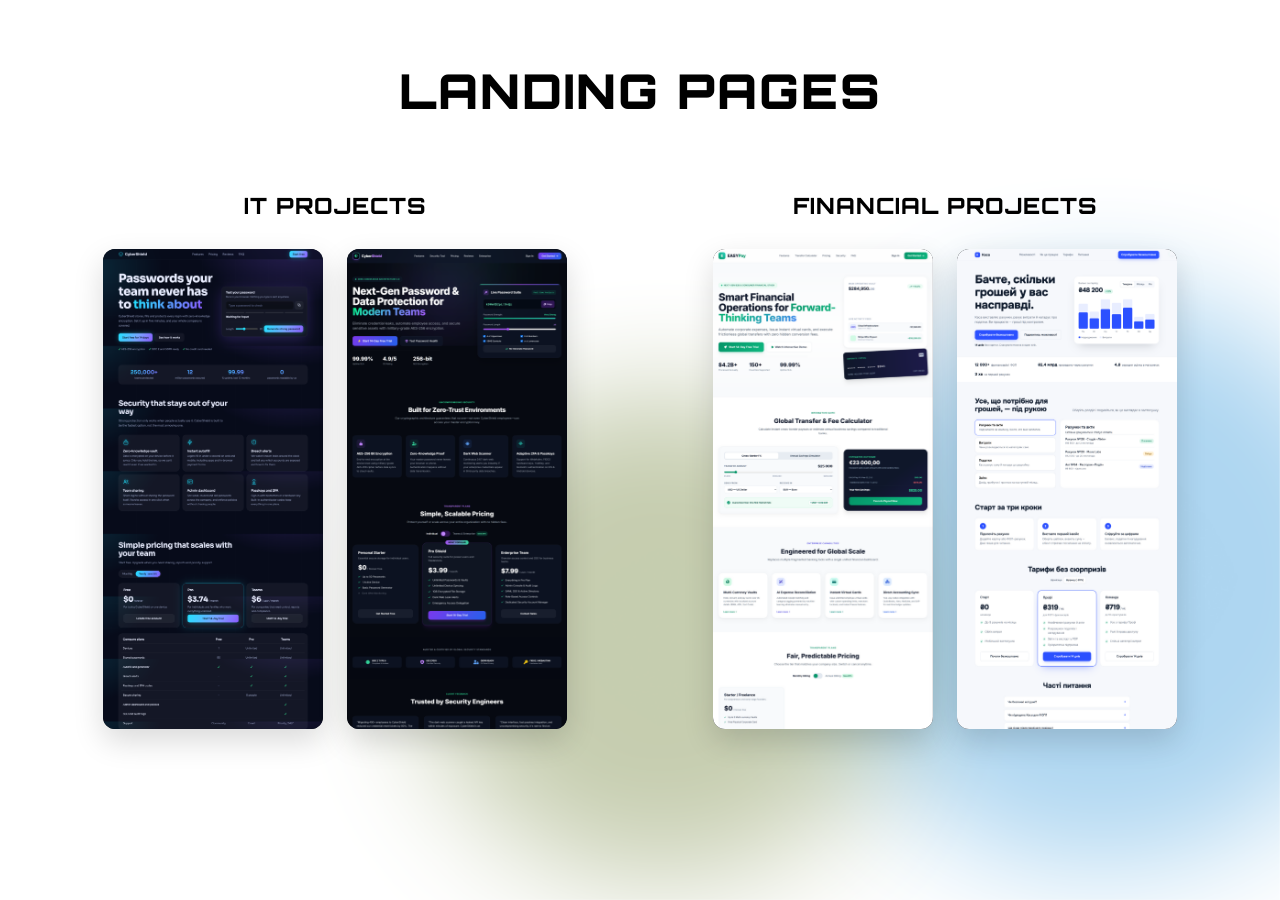
<file: LANDINGS/index.html>
<!DOCTYPE html>
<html lang="uk">
  <head>
    <meta charset="UTF-8" />
    <meta name="viewport" content="width=device-width, initial-scale=1.0" />
    <title>Landing Pages Portfolio</title>
    <!-- Шрифт Orbitron для заголовків -->
    <link rel="preconnect" href="https://fonts.googleapis.com" />
    <link rel="preconnect" href="https://fonts.gstatic.com" crossorigin />
    <link
      href="https://fonts.googleapis.com/css2?family=Orbitron:wght@600;700;800;900&family=Inter:wght@400;500;600&display=swap"
      rel="stylesheet"
    />
    <style>
      * {
        box-sizing: border-box;
        margin: 0;
        padding: 0;
      }

      body {
        background-color: #ffffff;
        font-family: "Inter", sans-serif;
        color: #000000;
        min-height: 100vh;
        display: flex;
        flex-direction: column;
        align-items: center;
        justify-content: flex-start;
        overflow-x: hidden;
        position: relative;
        -webkit-user-select: none;
        -moz-user-select: none;
        -ms-user-select: none;
        user-select: none;
      }

      input,
      textarea,
      select {
        -webkit-user-select: text;
        -moz-user-select: text;
        -ms-user-select: text;
        user-select: text;
      }

      /* Фонове зображення BG.png */
      .bg-container {
        position: fixed;
        top: 0;
        left: 0;
        width: 100vw;
        height: 100vh;
        z-index: 0;
        pointer-events: none;
        display: flex;
        justify-content: center;
        align-items: center;
      }

      .bg-container img {
        width: 100%;
        height: 100%;
        object-fit: cover;
      }

      .main-wrapper {
        position: relative;
        z-index: 1;
        width: 100%;
        max-width: 1200px;
        padding: 60px 20px 100px;
        display: flex;
        flex-direction: column;
        align-items: center;
      }

      /* Головна шапка */
      .page-title {
        font-family: "Orbitron", sans-serif;
        font-size: 3rem;
        font-weight: 900;
        letter-spacing: 2px;
        text-transform: uppercase;
        text-align: center;
        margin-bottom: 70px;
        color: #000000;
      }

      /* Сітка категорій */
      .categories-grid {
        display: grid;
        grid-template-columns: 1fr 1fr;
        gap: 60px;
        width: 100%;
      }

      @media (max-width: 900px) {
        .categories-grid {
          grid-template-columns: 1fr;
          gap: 50px;
        }
      }

      .category-column {
        display: flex;
        flex-direction: column;
        align-items: center;
      }

      .category-title {
        font-family: "Orbitron", sans-serif;
        font-size: 1.4rem;
        font-weight: 800;
        letter-spacing: 1px;
        text-transform: uppercase;
        margin-bottom: 30px;
        text-align: center;
        color: #000000;
      }

      .cards-row {
        display: flex;
        gap: 24px;
        justify-content: center;
        width: 100%;
      }

      /* Картка проекту */
      .project-card {
        width: 220px;
        height: 480px;
        border-radius: 12px;
        overflow: hidden;
        background: #0d1117;
        box-shadow: 0 12px 30px rgba(0, 0, 0, 0.15);
        position: relative;
        text-decoration: none;
        display: block;
        transition: transform 0.3s ease, box-shadow 0.3s ease;
      }

      .project-card:hover {
        transform: translateY(-6px);
        box-shadow: 0 20px 40px rgba(0, 0, 0, 0.25);
      }

      /* Контейнер зображення з автоскролом */
      .card-image-wrapper {
        width: 100%;
        height: 100%;
        overflow: hidden;
        position: relative;
      }

      .card-image-wrapper img {
        width: 100%;
        height: auto;
        display: block;
        position: absolute;
        top: 0;
        left: 0;
        transition: transform 4s linear;
        will-change: transform;
      }

      .project-card:hover .card-image-wrapper img {
        transform: translateY(calc(-100% + 480px));
      }

      /* Оверлей при наведенні */
      .card-overlay {
        position: absolute;
        bottom: 0;
        left: 0;
        right: 0;
        padding: 16px;
        background: linear-gradient(
          to top,
          rgba(0, 0, 0, 0.85) 0%,
          rgba(0, 0, 0, 0) 100%
        );
        opacity: 0;
        transition: opacity 0.3s ease;
        display: flex;
        align-items: flex-end;
        justify-content: center;
        height: 100px;
        pointer-events: none;
      }

      .project-card:hover .card-overlay {
        opacity: 1;
      }

      .view-btn {
        background: #ffffff;
        color: #000000;
        font-weight: 600;
        font-size: 0.85rem;
        padding: 8px 16px;
        border-radius: 20px;
        text-transform: uppercase;
        letter-spacing: 0.5px;
        box-shadow: 0 4px 10px rgba(0, 0, 0, 0.2);
      }
    </style>
  </head>
  <body>
    <!-- Зображення фону BG.png -->
    <div class="bg-container">
      <img src="BG.png" alt="Background Glow" />
    </div>

    <main class="main-wrapper">
      <h1 class="page-title">LANDING PAGES</h1>

      <div class="categories-grid">
        <!-- СЕКЦІЯ IT PROJECTS -->
        <section class="category-column">
          <h2 class="category-title">IT PROJECTS</h2>
          <div class="cards-row">
            <!-- Проект 1: CyberShield V1 -->
            <a
              href="https://spirik-a.github.io/cybercecurity_product_lp1/"
              target="_blank"
              class="project-card"
            >
              <div class="card-image-wrapper">
                <img src="ciberSHIELD1_1.png" alt="CyberShield Project 1" />
              </div>
              <div class="card-overlay">
                <span class="view-btn">Переглянути</span>
              </div>
            </a>

            <!-- Проект 2: CyberShield V2 -->
            <a
              href="https://spirik-a.github.io/cybercecurity_product_lp2/"
              target="_blank"
              class="project-card"
            >
              <div class="card-image-wrapper">
                <img src="ciberSHIELD2_1.png" alt="CyberShield Project 2" />
              </div>
              <div class="card-overlay">
                <span class="view-btn">Переглянути</span>
              </div>
            </a>
          </div>
        </section>

        <!-- СЕКЦІЯ FINANCIAL PROJECTS -->
        <section class="category-column">
          <h2 class="category-title">FINANCIAL PROJECTS</h2>
          <div class="cards-row">
            <!-- Проект 3: EasyPay -->
            <a
              href="https://spirik-a.github.io/EASYPAY/"
              target="_blank"
              class="project-card"
            >
              <div class="card-image-wrapper">
                <img src="EASYPAY1.png" alt="EasyPay Project" />
              </div>
              <div class="card-overlay">
                <span class="view-btn">Переглянути</span>
              </div>
            </a>

            <!-- Проект 4: Kasa -->
            <a
              href="https://spirik-a.github.io/MY_KASA/"
              target="_blank"
              class="project-card"
            >
              <div class="card-image-wrapper">
                <img src="KASA1.png" alt="Kasa Project" />
              </div>
              <div class="card-overlay">
                <span class="view-btn">Переглянути</span>
              </div>
            </a>
          </div>
        </section>
      </div>
    </main>

    <!-- Скрипт захисту коду -->
    <script>
      /* Захист від контекстного меню, виділення та комбінацій клавіш */
      document.addEventListener("contextmenu", (e) => e.preventDefault());

      document.addEventListener(
        "keydown",
        (e) => {
          const key = e.key.toLowerCase();
          const code = e.code;

          if (key === "f12" || code === "F12") {
            e.preventDefault();
            e.stopPropagation();
            return false;
          }

          if (e.ctrlKey || e.metaKey) {
            if (
              key === "u" ||
              code === "KeyU" ||
              key === "s" ||
              code === "KeyS" ||
              key === "a" ||
              code === "KeyA"
            ) {
              e.preventDefault();
              e.stopPropagation();
              return false;
            }

            if (
              e.shiftKey &&
              (key === "i" ||
                code === "KeyI" ||
                key === "j" ||
                code === "KeyJ" ||
                key === "c" ||
                code === "KeyC")
            ) {
              e.preventDefault();
              e.stopPropagation();
              return false;
            }
          }
        },
        true
      );

      document.addEventListener("copy", (e) => e.preventDefault());
      document.addEventListener("cut", (e) => e.preventDefault());
      document.addEventListener("selectstart", (e) => {
        if (
          e.target.tagName !== "INPUT" &&
          e.target.tagName !== "TEXTAREA" &&
          e.target.tagName !== "SELECT"
        ) {
          e.preventDefault();
        }
      });
    </script>
  </body>
</html>
</file>
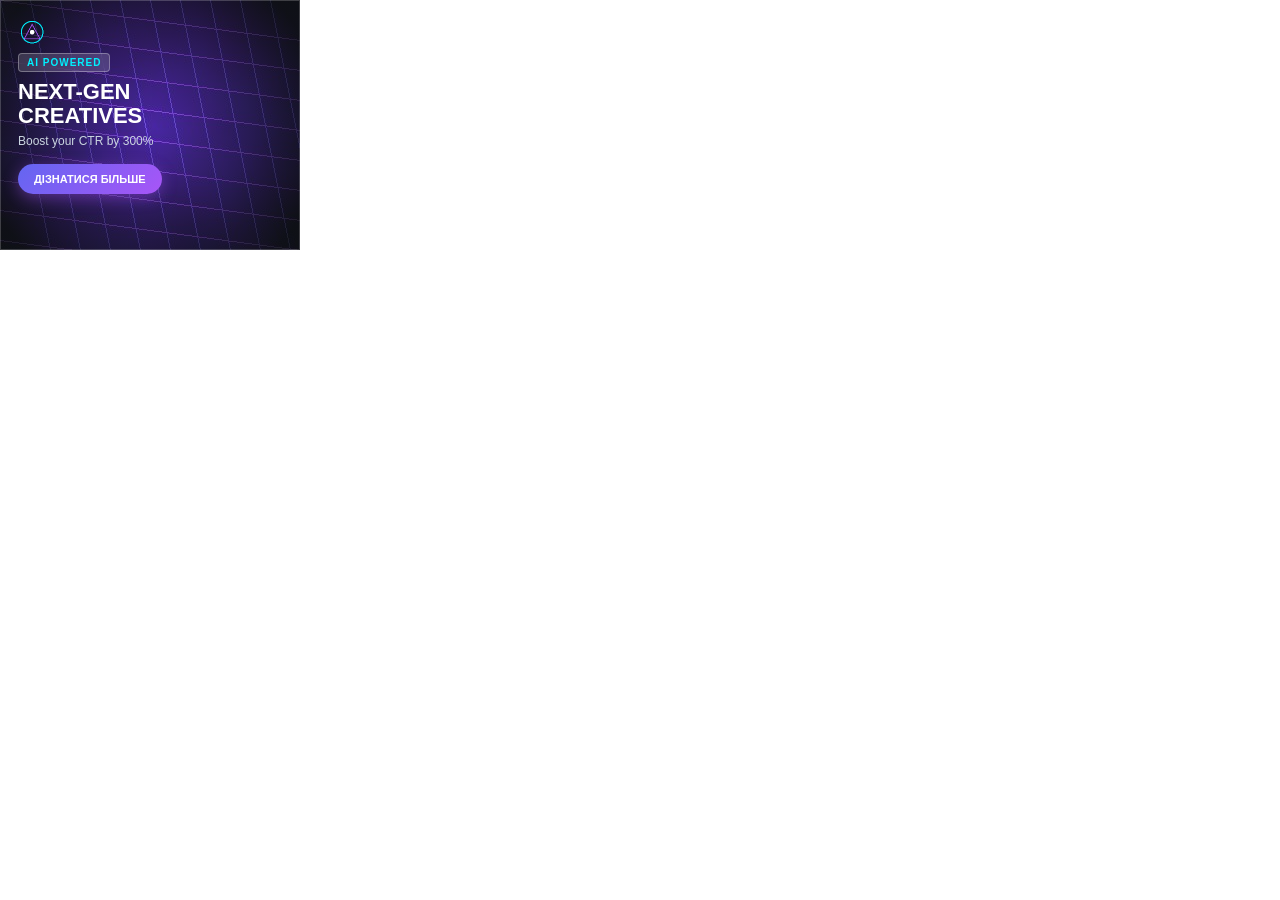
<file: HTML-BANNERS/banner_300x250/index.html>
<!DOCTYPE html>
<html lang="uk">
<head>
    <meta charset="UTF-8">
    <meta name="viewport" content="width=device-width, initial-scale=1.0">
    <meta name="ad.size" content="width=300,height=250">
    <title>HTML5 AI Banner 300x250</title>
    
    <!-- Google Ads / DV360 ClickTag -->
    <script type="text/javascript">
        var clickTag = "https://spirik-a.github.io/SPIRIDONOV_PORTFOLIO26/";
    </script>

    <style>
        * {
            box-sizing: border-box;
            margin: 0;
            padding: 0;
            user-select: none;
        }

        #banner {
            width: 300px;
            height: 250px;
            position: relative;
            overflow: hidden;
            background-color: #0d0f12;
            font-family: 'Segoe UI', Roboto, sans-serif;
            cursor: pointer;
        }

        /* AI Background Layer */
        .bg-layer {
            position: absolute;
            width: 100%;
            height: 100%;
            background: radial-gradient(circle, rgba(120,40,250,0.4) 0%, rgba(13,15,18,0.85) 90%),
                        url('assets/bg_ai.jpg') center/cover no-repeat;
            animation: zoomBg 8s infinite alternate ease-in-out;
        }

        /* Content Layout */
        .content {
            position: relative;
            z-index: 2;
            padding: 18px;
            color: #ffffff;
        }

        /* Logo Style */
        .logo {
            width: 28px;
            height: 28px;
            display: block;
            margin-bottom: 6px;
        }

        .badge {
            display: inline-block;
            padding: 3px 8px;
            background: rgba(255, 255, 255, 0.15);
            backdrop-filter: blur(5px);
            border: 1px solid rgba(255, 255, 255, 0.3);
            border-radius: 4px;
            font-size: 10px;
            font-weight: 700;
            letter-spacing: 1px;
            color: #00f0ff;
            margin-bottom: 8px;
        }

        .title {
            font-size: 22px;
            line-height: 1.1;
            font-weight: 900;
            text-transform: uppercase;
            color: #ffffff;
            margin-bottom: 6px;
        }

        .subtitle {
            font-size: 12px;
            color: #cbd5e1;
            margin-bottom: 16px;
        }

        /* CTA Button */
        .cta-btn {
            display: inline-block;
            padding: 9px 16px;
            background: linear-gradient(135deg, #6366f1, #a855f7);
            color: #fff;
            font-size: 11px;
            font-weight: 700;
            border-radius: 20px;
            box-shadow: 0 4px 15px rgba(168, 85, 247, 0.4);
        }

        .border {
            position: absolute;
            top: 0; left: 0; right: 0; bottom: 0;
            border: 1px solid rgba(255, 255, 255, 0.2);
            pointer-events: none;
            z-index: 10;
        }

        /* Keyframe Animations */
        @keyframes zoomBg {
            0% { transform: scale(1); }
            100% { transform: scale(1.08); }
        }

        .slide-up {
            animation: slideUp 0.6s cubic-bezier(0.16, 1, 0.3, 1) forwards;
        }

        .fade-in {
            animation: fadeIn 0.8s ease forwards;
        }

        .fade-in-delay {
            animation: fadeIn 1s ease 0.3s forwards;
            opacity: 0;
        }

        .pulse {
            animation: pulse 2s infinite ease-in-out;
        }

        @keyframes slideUp {
            from { transform: translateY(20px); opacity: 0; }
            to { transform: translateY(0); opacity: 1; }
        }

        @keyframes fadeIn {
            from { opacity: 0; }
            to { opacity: 1; }
        }

        @keyframes pulse {
            0%, 100% { transform: scale(1); }
            50% { transform: scale(1.04); }
        }
    </style>
</head>
<body>
    <div id="banner">
        <!-- Background -->
        <div class="bg-layer"></div>
        
        <!-- Content -->
        <div class="content">
            <img src="assets/logo.png" alt="Logo" class="logo fade-in">
            <div class="badge fade-in">AI POWERED</div>
            <h1 class="title slide-up">NEXT-GEN<br>CREATIVES</h1>
            <p class="subtitle fade-in-delay">Boost your CTR by 300%</p>
            <div class="cta-btn pulse">ДІЗНАТИСЯ БІЛЬШЕ</div>
        </div>

        <!-- Border -->
        <div class="border"></div>
    </div>

    <!-- JS Logic -->
    <script src="script.js"></script>
</body>
</html>
</file>
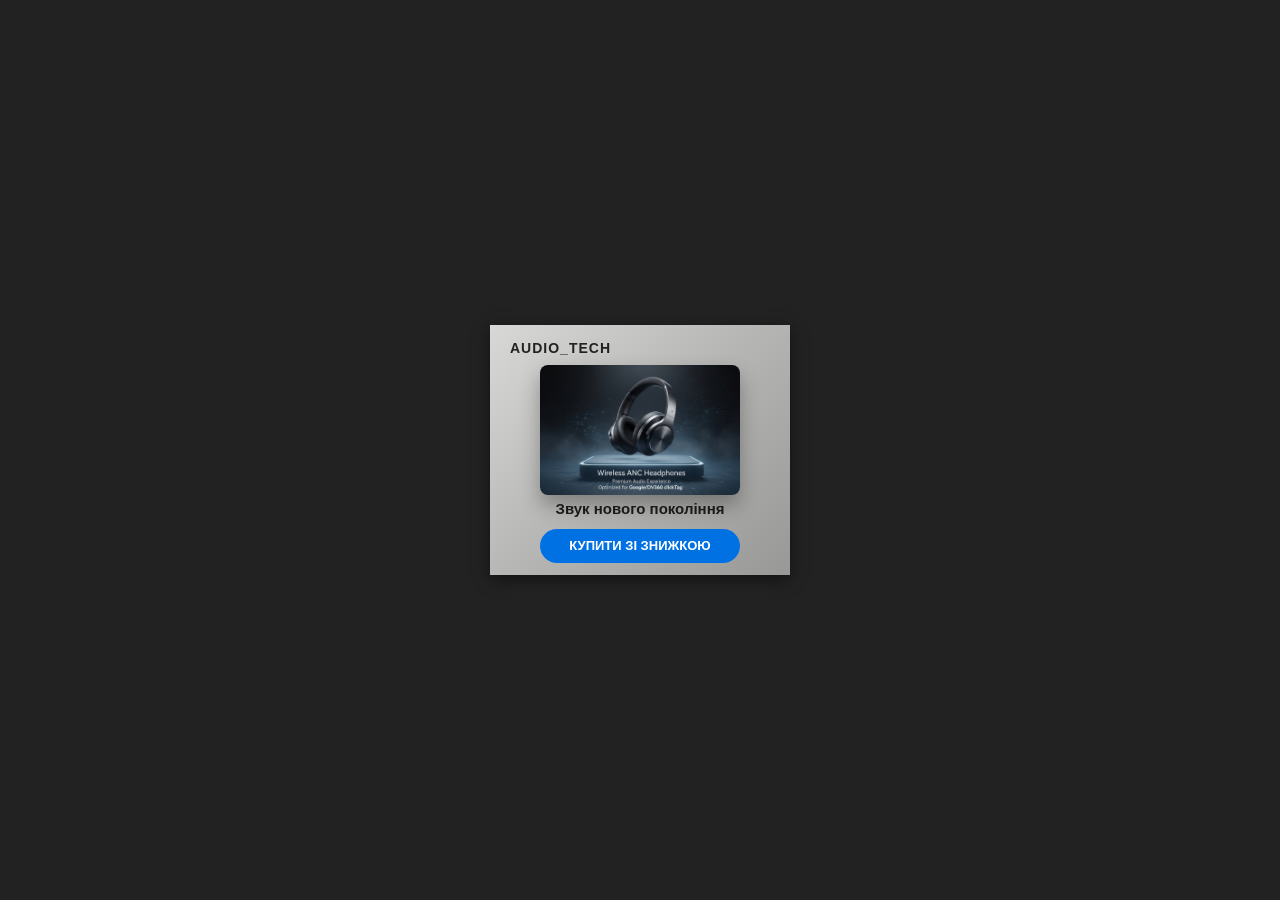
<file: HTML-BANNERS/wireless headphones/index.html>
<!DOCTYPE html>
<html lang="uk">
  <head>
    <meta charset="UTF-8" />
    <meta name="viewport" content="width=device-width, initial-scale=1.0" />
    <title>HTML5 Banner 300x250 - Space Gray</title>
    <style>
      * {
        box-sizing: border-box;
        margin: 0;
        padding: 0;
      }
      body {
        display: flex;
        justify-content: center;
        align-items: center;
        height: 100vh;
        background: #222;
      }
      .banner {
        position: relative;
        width: 300px;
        height: 250px;
        /* Преміальний сірий металік у стилі Space Gray */
        background: linear-gradient(135deg, #d8d8d6, #b5b5b3, #989896);
        overflow: hidden;
        font-family: "Segoe UI", Arial, sans-serif;
        cursor: pointer;
        box-shadow: 0 4px 15px rgba(0, 0, 0, 0.5);
      }

      .logo {
        position: absolute;
        top: 15px;
        left: 20px;
        color: #222222; /* Темний колір для контрасту на світлому фоні */
        font-weight: 700;
        font-size: 14px;
        letter-spacing: 1px;
        z-index: 3;
        opacity: 0;
        animation: fadeInDown 0.6s 0.2s forwards;
      }

      .product-img {
        position: absolute;
        top: 40px;
        left: 50px;
        width: 200px;
        height: 130px;
        object-fit: cover;
        border-radius: 8px;
        box-shadow: 0 10px 20px rgba(0, 0, 0, 0.3);
        opacity: 0;
        transform: scale(0.8);
        animation: zoomInProduct 0.8s 0.4s forwards;
        z-index: 1;
      }

      .title {
        position: absolute;
        top: 175px;
        left: 0;
        width: 100%;
        text-align: center;
        color: #1a1a1a; /* Темний текст замість білого */
        font-size: 15px;
        font-weight: 700;
        z-index: 3;
        opacity: 0;
        animation: fadeIn 0.6s 1s forwards;
      }

      .cta-btn {
        position: absolute;
        bottom: 12px;
        left: 50px;
        width: 200px;
        height: 34px;
        background: #0071e3; /* Бріджовий Apple-синій для кнопки */
        color: #ffffff;
        text-align: center;
        line-height: 34px;
        font-weight: bold;
        font-size: 13px;
        border-radius: 17px;
        z-index: 3;
        opacity: 0;
        transform: translateY(20px);
        animation: slideUpBtn 0.6s 1.5s forwards, pulse 2s 2.2s infinite;
      }

      @keyframes fadeInDown {
        to {
          opacity: 1;
          transform: translateY(0);
        }
      }
      @keyframes zoomInProduct {
        to {
          opacity: 1;
          transform: scale(1);
        }
      }
      @keyframes fadeIn {
        to {
          opacity: 1;
        }
      }
      @keyframes slideUpBtn {
        to {
          opacity: 1;
          transform: translateY(0);
        }
      }
      @keyframes pulse {
        0% {
          transform: scale(1);
        }
        50% {
          transform: scale(1.04);
        }
        100% {
          transform: scale(1);
        }
      }
    </style>

    <script>
      var clickTag = "https://spirik-a.github.io/SPIRIDONOV_PORTFOLIO26/";
    </script>
  </head>
  <body>
    <div class="banner" id="banner-exit">
      <div class="logo">AUDIO_TECH</div>
      <img src="headphone.jpg" alt="Wireless Headphones" class="product-img" />
      <div class="title">Звук нового покоління</div>
      <div class="cta-btn">КУПИТИ ЗІ ЗНИЖКОЮ</div>
    </div>

    <script>
      document
        .getElementById("banner-exit")
        .addEventListener("click", function () {
          window.open(window.clickTag, "_blank");
        });
    </script>
  </body>
</html>
</file>
